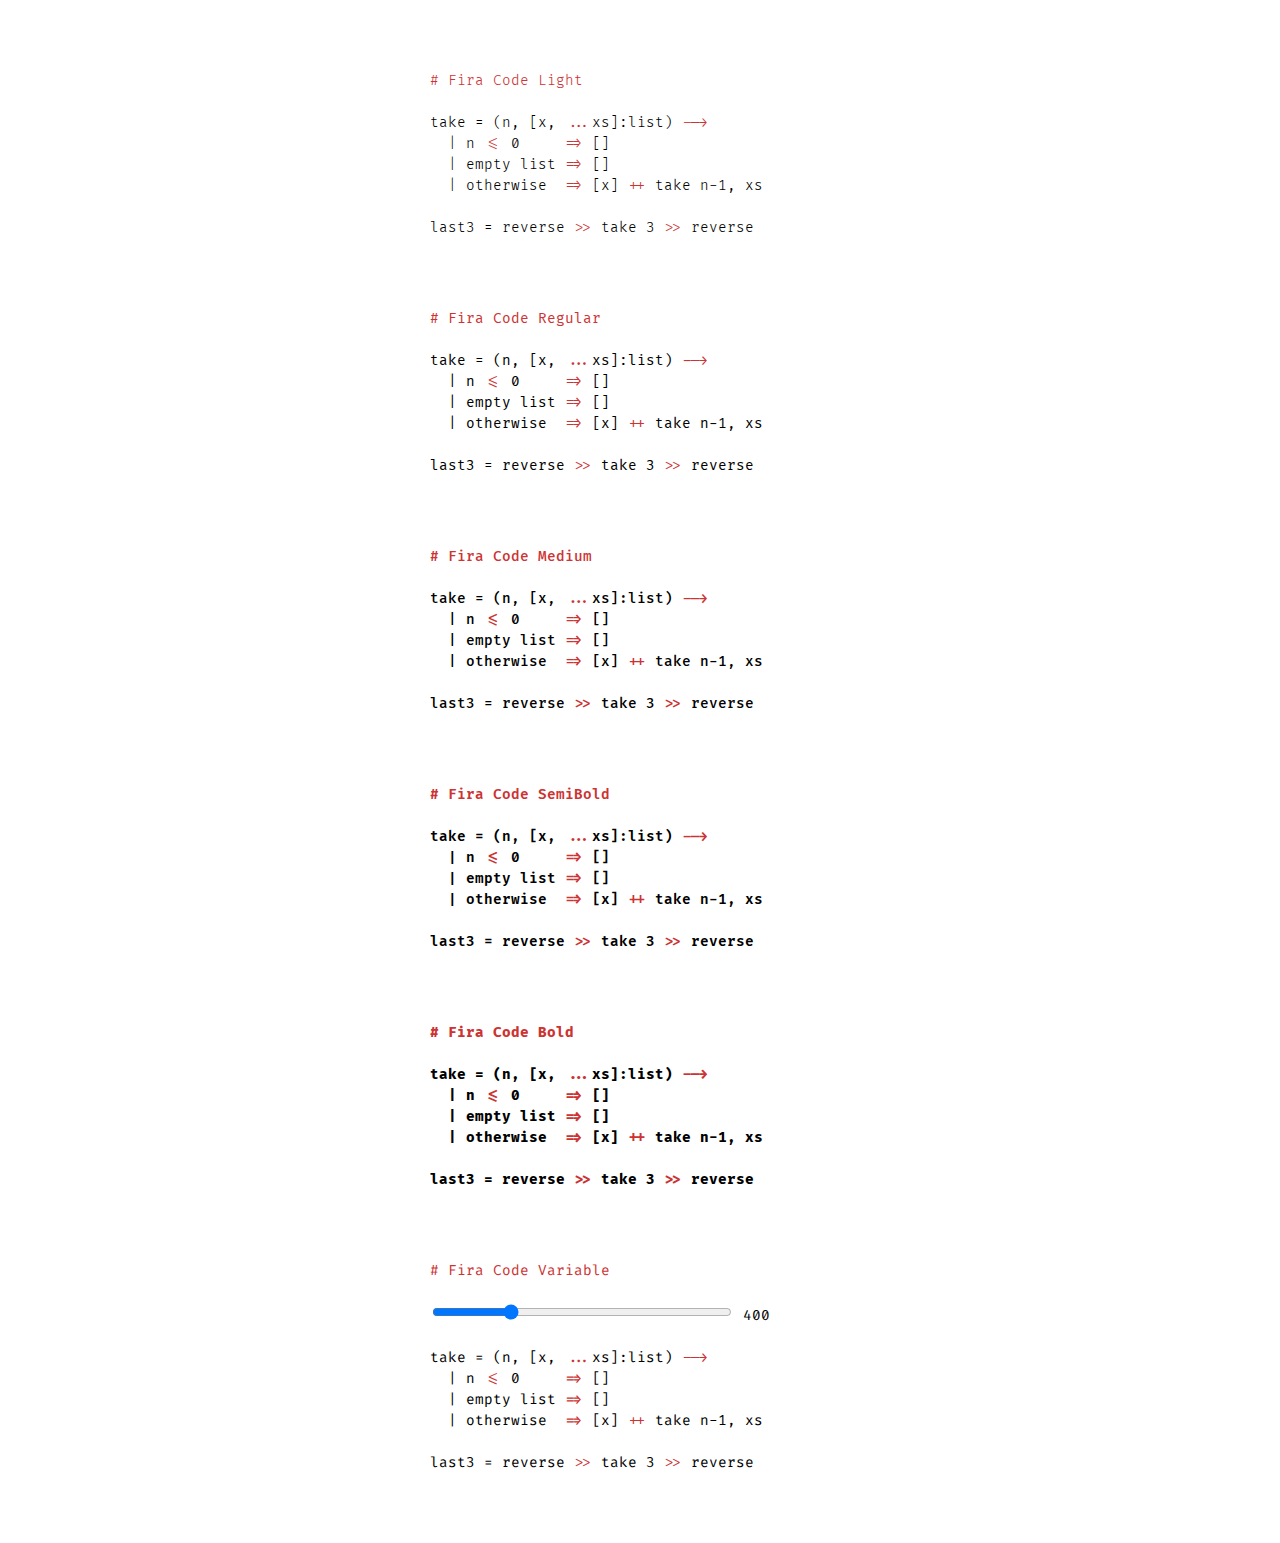
<file: font/specimen.html>
<!DOCTYPE html>
<html lang="en">
<head>
  <meta charset="UTF-8">
  <meta name="viewport" content="width=device-width,initial-scale=1.0">
  <title>Fira Code Specimen</title>

  <link rel="stylesheet" href="fira_code.css">
  <style>
    body { font: 14px/1.5em "Fira Code"; }
    .code {
      font-feature-settings: "calt" 1;  /* Enable ligatures for IE 10+, Edge */
      text-rendering: optimizeLegibility; /* Force ligatures for Webkit, Blink, Gecko */
      width: 30em;
      margin: 5em auto;
      white-space: pre-wrap;
      word-break: break-all;
    }
    .light { font-weight: 300; }
    .regular { font-weight: 400; }
    .medium { font-weight: 500; }
    .semibold { font-weight: 600; }
    .bold { font-weight: 700; }
    .variable { font-family: 'Fira Code VF'; font-variation-settings: 'wght' 400; }
    i { font-style: normal; color: #c33; }
    b { font-weight: inherit; color: #c33; }
  </style>
  <script type="text/javascript">
    function onWeightChange(weight) {
      // code_variable.style['font-weight'] = weight;
      code_variable.style['font-variation-settings'] = "'wght' " + weight;
      span_wght.innerText = weight;
    }
  </script>
<body>

<div class="code light"><b># Fira Code Light</b>

take = (n, [x, <i>...</i>xs]:list) <i>--&gt;</i>
  | n <i>&lt;=</i> 0     <i>=&gt;</i> []
  | empty list <i>=&gt;</i> []
  | otherwise  <i>=&gt;</i> [x] <i>++</i> take n-1, xs

last3 = reverse <i>&gt;&gt;</i> take 3 <i>&gt;&gt;</i> reverse</div>


<div class="code regular"><b># Fira Code Regular</b>

take = (n, [x, <i>...</i>xs]:list) <i>--></i>
  | n <i>&lt;=</i> 0     <i>=&gt;</i> []
  | empty list <i>=&gt;</i> []
  | otherwise  <i>=&gt;</i> [x] <i>++</i> take n-1, xs

last3 = reverse <i>&gt;&gt;</i> take 3 <i>&gt;&gt;</i> reverse</div>


<div class="code medium"><b># Fira Code Medium</b>

take = (n, [x, <i>...</i>xs]:list) <i>--&gt;</i>
  | n <i>&lt;=</i> 0     <i>=&gt;</i> []
  | empty list <i>=&gt;</i> []
  | otherwise  <i>=&gt;</i> [x] <i>++</i> take n-1, xs

last3 = reverse <i>&gt;&gt;</i> take 3 <i>&gt;&gt;</i> reverse</div>


<div class="code semibold"><b># Fira Code SemiBold</b>

take = (n, [x, <i>...</i>xs]:list) <i>--&gt;</i>
  | n <i>&lt;=</i> 0     <i>=&gt;</i> []
  | empty list <i>=&gt;</i> []
  | otherwise  <i>=&gt;</i> [x] <i>++</i> take n-1, xs

last3 = reverse <i>&gt;&gt;</i> take 3 <i>&gt;&gt;</i> reverse</div>


<div class="code bold"><b># Fira Code Bold</b>

take = (n, [x, <i>...</i>xs]:list) <i>--&gt;</i>
  | n <i>&lt;=</i> 0     <i>=&gt;</i> []
  | empty list <i>=&gt;</i> []
  | otherwise  <i>=&gt;</i> [x] <i>++</i> take n-1, xs

last3 = reverse <i>&gt;&gt;</i> take 3 <i>&gt;&gt;</i> reverse</div>

<div id="code_variable" class="code variable"><b># Fira Code Variable</b>

<input type="range" min="300" max="700" value="400" step="10" style="width: 300px;" oninput="onWeightChange(this.value)" onchange="onWeightChange(this.value)"> <span id="span_wght">400</span>

take = (n, [x, <i>...</i>xs]:list) <i>--&gt;</i>
  | n <i>&lt;=</i> 0     <i>=&gt;</i> []
  | empty list <i>=&gt;</i> []
  | otherwise  <i>=&gt;</i> [x] <i>++</i> take n-1, xs

last3 = reverse <i>&gt;&gt;</i> take 3 <i>&gt;&gt;</i> reverse</div>
</file>
<file: font/fira_code.css>
@font-face {
  font-family: 'Fira Code';
  src: url('woff2/FiraCode-Light.woff2') format('woff2'),
    url("woff/FiraCode-Light.woff") format("woff");
  font-weight: 300;
  font-style: normal;
}

@font-face {
  font-family: 'Fira Code';
  src: url('woff2/FiraCode-Regular.woff2') format('woff2'),
    url("woff/FiraCode-Regular.woff") format("woff");
  font-weight: 400;
  font-style: normal;
}

@font-face {
  font-family: 'Fira Code';
  src: url('woff2/FiraCode-Medium.woff2') format('woff2'),
    url("woff/FiraCode-Medium.woff") format("woff");
  font-weight: 500;
  font-style: normal;
}

@font-face {
  font-family: 'Fira Code';
  src: url('woff2/FiraCode-SemiBold.woff2') format('woff2'),
    url("woff/FiraCode-SemiBold.woff") format("woff");
  font-weight: 600;
  font-style: normal;
}

@font-face {
  font-family: 'Fira Code';
  src: url('woff2/FiraCode-Bold.woff2') format('woff2'),
    url("woff/FiraCode-Bold.woff") format("woff");
  font-weight: 700;
  font-style: normal;
}

@font-face {
  font-family: 'Fira Code VF';
  src: url('woff2/FiraCode-VF.woff2') format('woff2-variations'),
       url('woff/FiraCode-VF.woff') format('woff-variations');
  /* font-weight requires a range: https://developer.mozilla.org/en-US/docs/Web/CSS/CSS_Fonts/Variable_Fonts_Guide#Using_a_variable_font_font-face_changes */
  font-weight: 300 700;
  font-style: normal;
}
</file>
